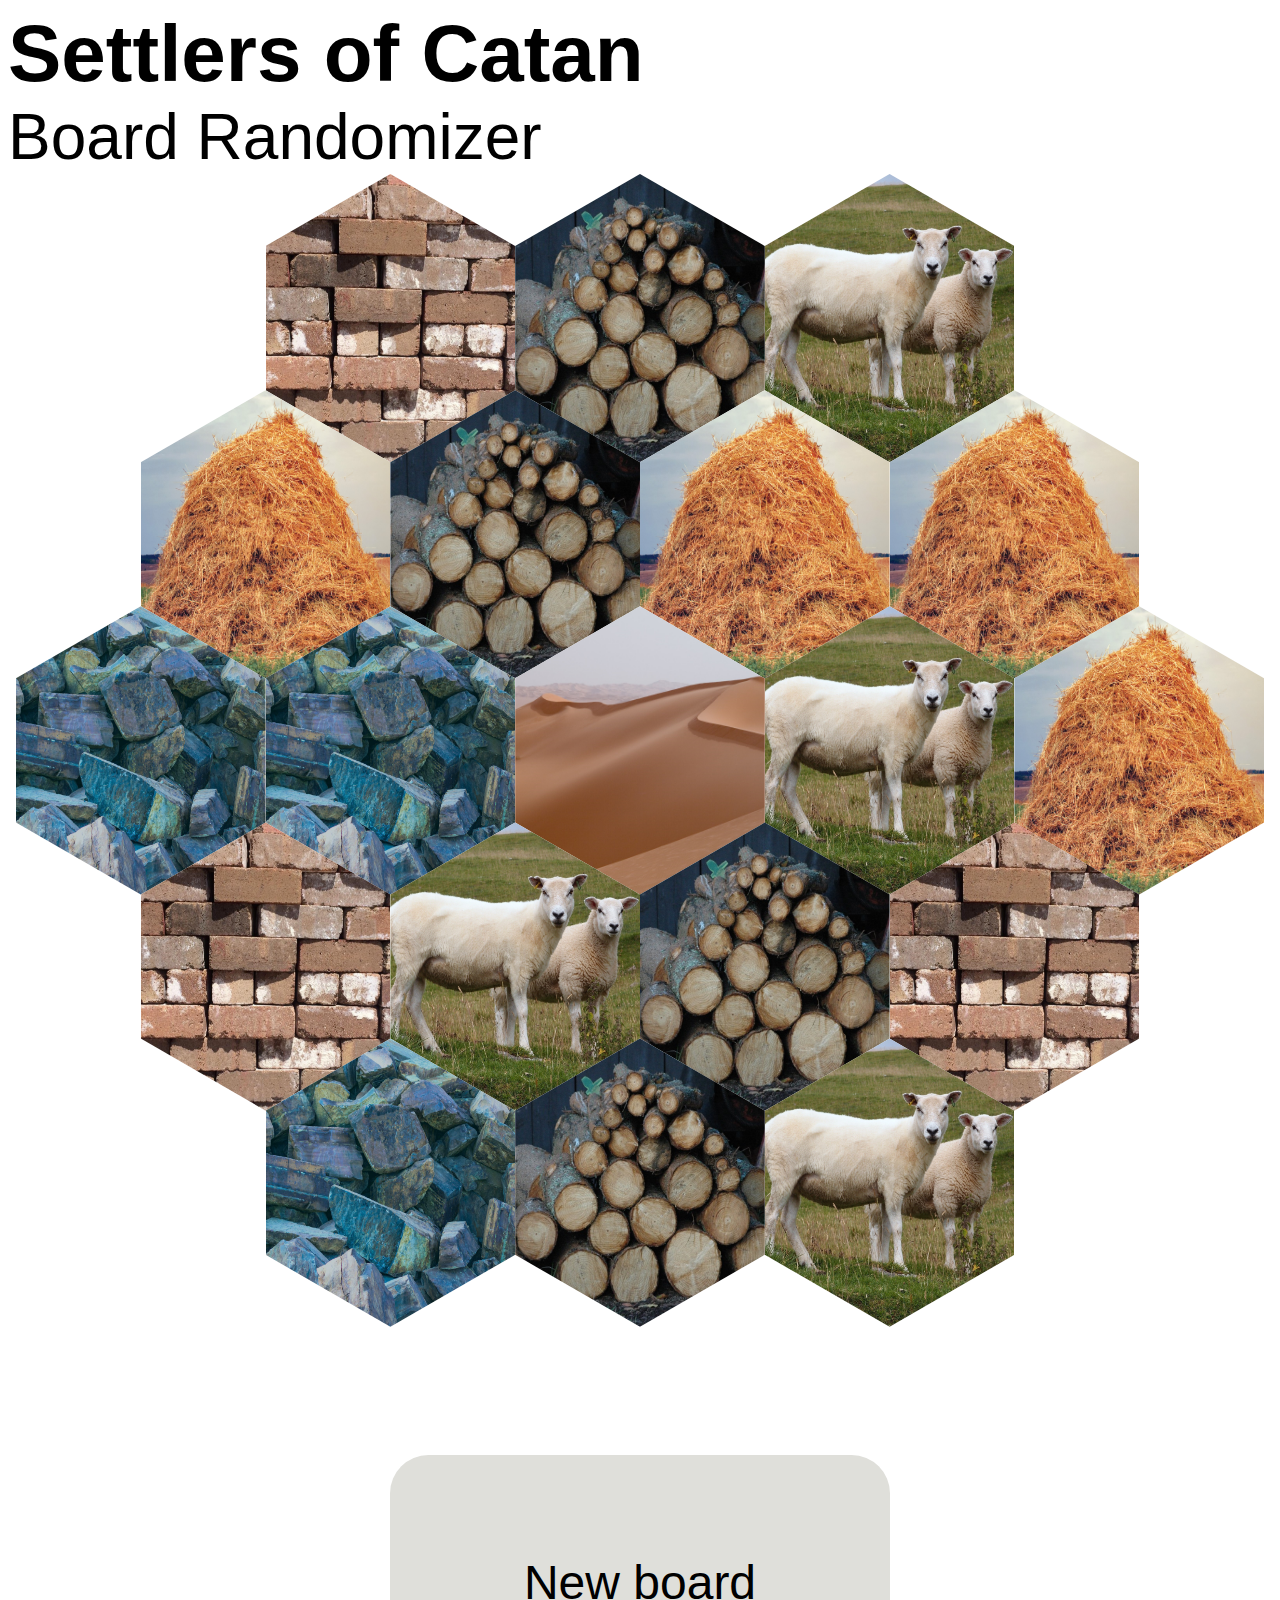
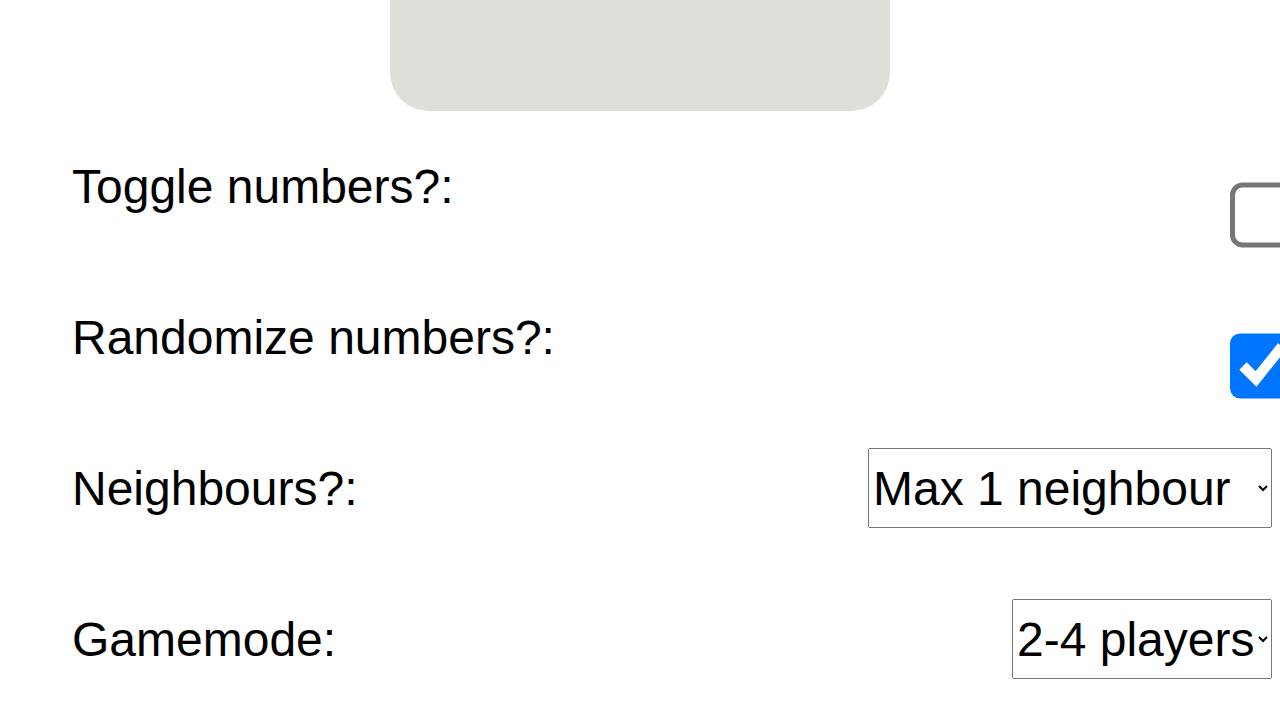
<file: index.html>
<html>
    <meta name="viewport" >
    <script src="script/moveImages.js"></script>
    <script src="script/board.js"></script>
    <script src="script/neighbour.js"></script>
    <link rel="stylesheet" href="css/areas.css">
    <body onload="createBoard()">
        <h1>Settlers of Catan</h1>
        <h2>Board Randomizer</h2>
    <div class="board" id="board" >
        <div id="water" class="water">
    </div>
    
</div>

<p>&nbsp; </p>
    
    <div class="controls">
        <button onclick="createBoard()">New board</button>
    </div>
    <div class="setting">
        <p>Toggle numbers?:</p><input onclick="addNumbers2()" id="add" type="checkbox" class="checkbox" id="randomize"/>
</div>
<div class="setting">
        <p>Randomize numbers?:</p><input onclick="clicked()" type="checkbox" checked="true" class="checkbox" id="randomize"/>
    </div>
    
   
        
    
    
    <div class="setting">
        <p>Neighbours?:</p>
        <select class="neighbours" id="neighbours">
            <option value="0">No neighbour</option>
            <option value="1" selected="selected" >Max 1 neighbour</option>
            <option value="2">Max 2 neighbours</option>
            <option value="3">Max 3 neighbours</option>
          </select>
    </div>
    <div class="setting">
        <p>Gamemode:</p>
        <select class="neighbours" id="mode" onchange="createBoard()">
            <option value="0" selected="selected" >2-4 players</option>
            <option value="1">5-6 players </option>
          </select>
    </div>
       

</body>
</meta>
</html>
</file>
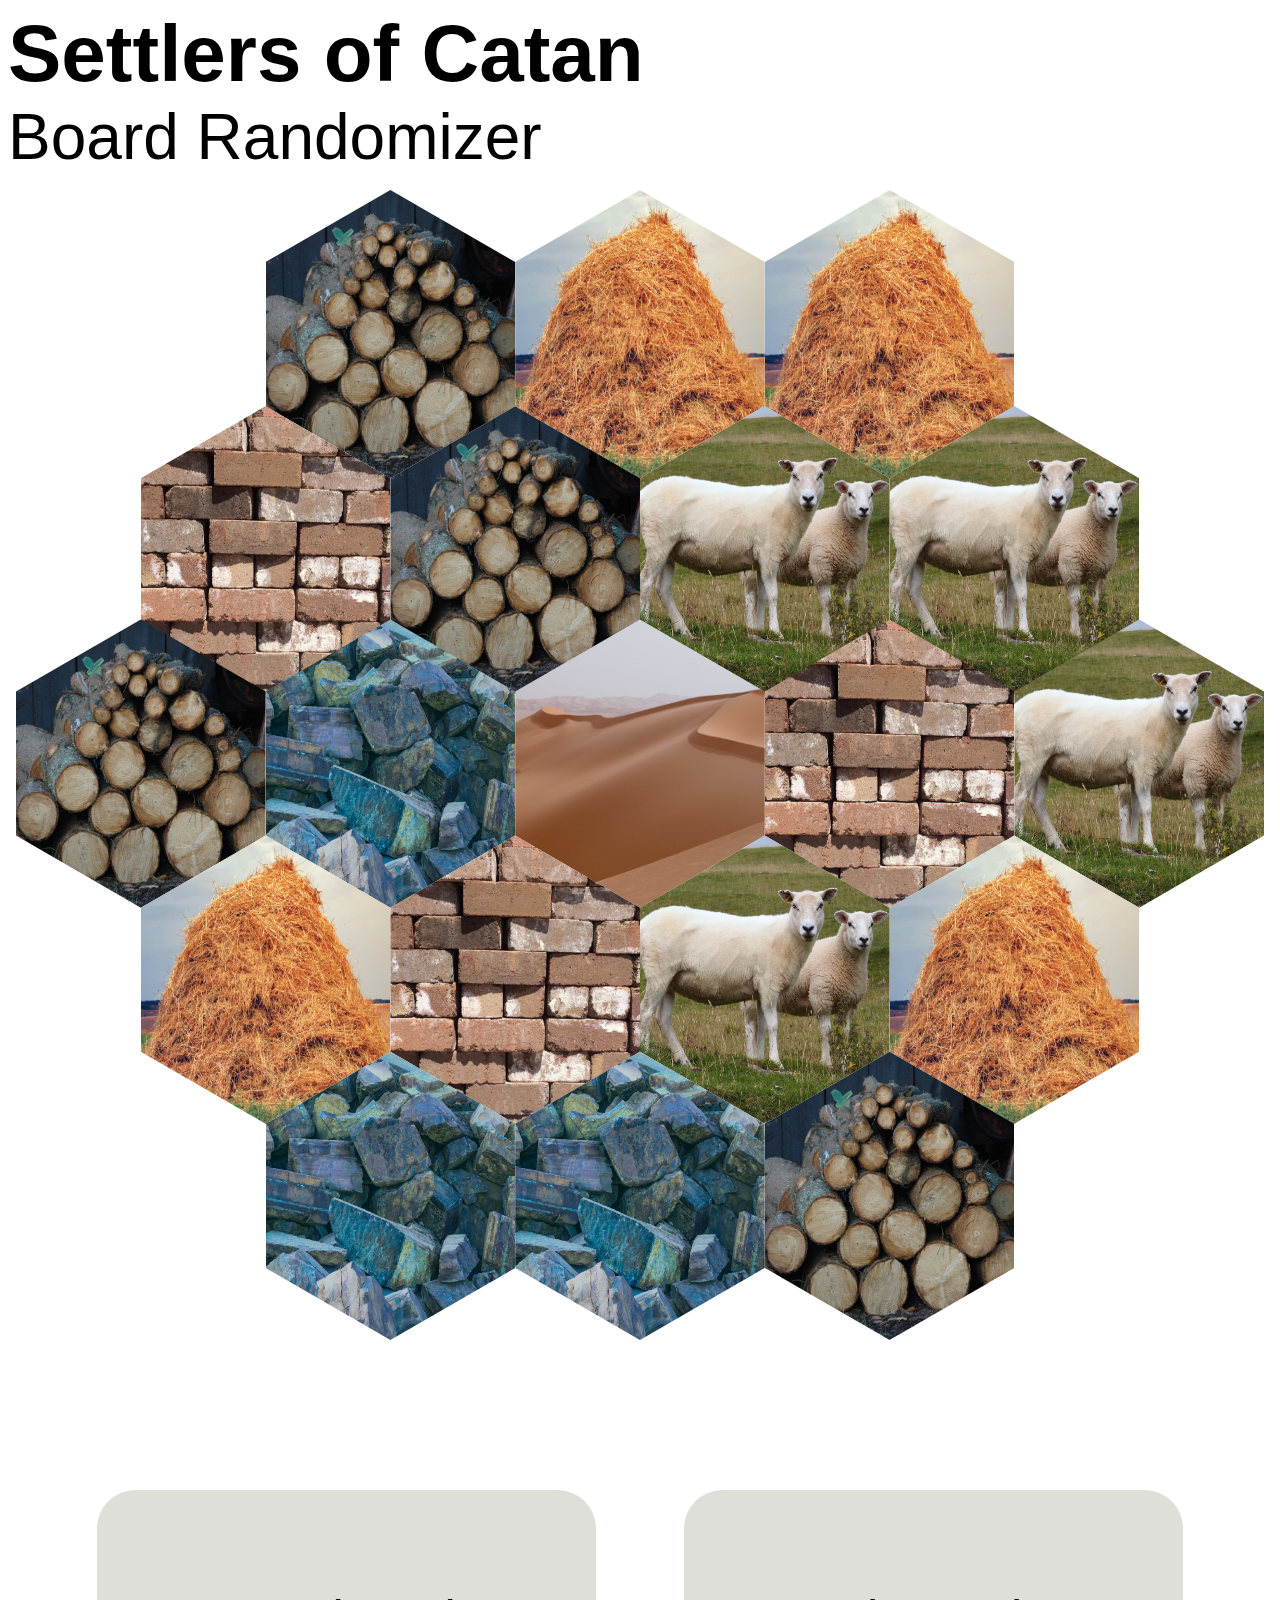
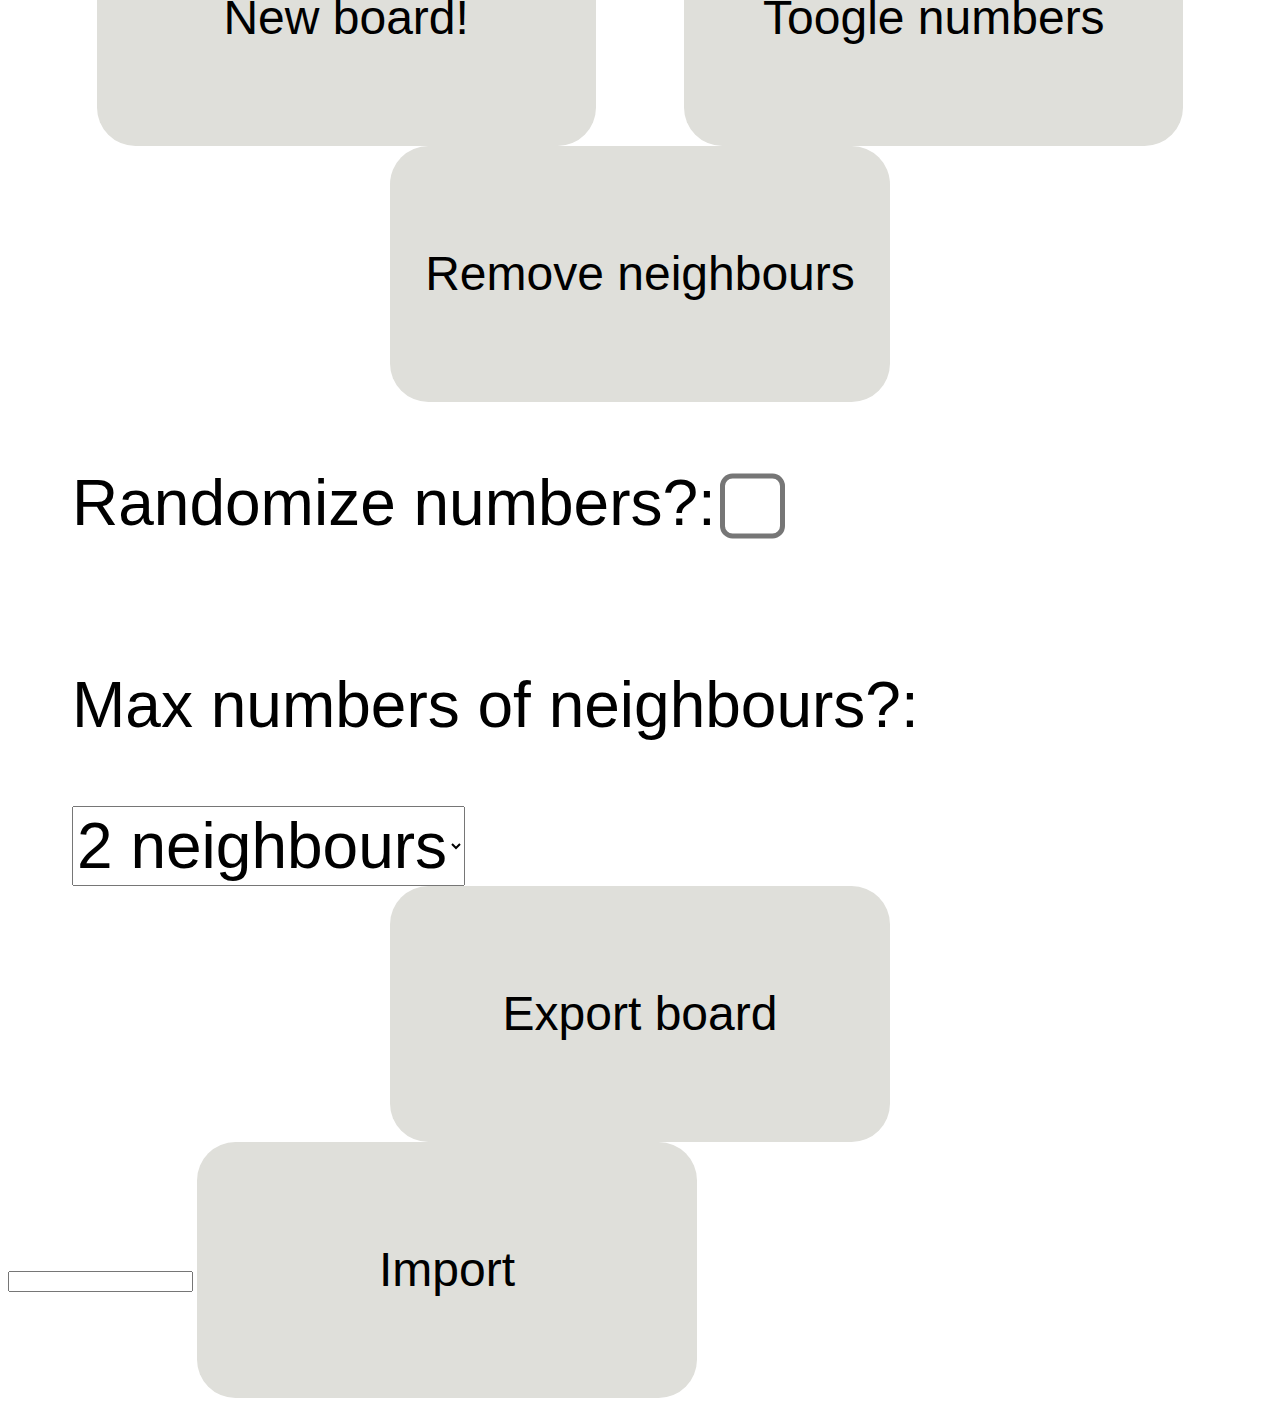
<file: dev.html>
<html>
    <script src="script/moveImages.js"></script>
    <link rel="stylesheet" href="css/board.css">
    <body onload="moveImage()">
        <h1>Settlers of Catan</h1>
        <h2>Board Randomizer</h2>
        
    <div class="board" id="board" >
        <div class="water">
        <img class="area" src="images/hay.png.jpg"/>
        <img class="area" src="images/hay.png.jpg"/>
        <img class="area" src="images/hay.png.jpg"/>
        <img class="area" src="images/hay.png.jpg"/>
        <img class="area" src="images/hay.png.jpg"/>
        <img class="area" src="images/hay.png.jpg"/>
        <img class="area" src="images/hay.png.jpg"/>
        <img class="area" src="images/hay.png.jpg"/>
        <img class="area" src="images/hay.png.jpg"/>
        <img class="area" src="images/hay.png.jpg"/>
        <img class="area" src="images/hay.png.jpg"/>
        <img class="area" src="images/hay.png.jpg"/>
        <img class="area" src="images/hay.png.jpg"/>
        <img class="area" src="images/hay.png.jpg"/>
        <img class="area" src="images/hay.png.jpg"/>
        <img class="area" src="images/hay.png.jpg"/>
        <img class="area" src="images/hay.png.jpg"/>
        <img class="area" src="images/hay.png.jpg"/>
        <img class="area" src="images/hay.png.jpg"/>
    </div>
</div>

<p>&nbsp; </p>
    
    <div class="controls">
        <button onclick="moveImage()">New board!</button>
        <button onclick="addNumbers()">Toogle numbers</button>
        <button onclick="RemoveNeighbor()">Remove neighbours</button>
    </div>
    <div class="setting">
        <p>Randomize numbers?:</p><input onclick="clicked()" type="checkbox" class="checkbox" id="randomize"/>
    </div>
    <div class="setting">
        <p>Max numbers of neighbours?:</p>
    </div>
    <div class="setting">
        <select class="neighbours" id="neighbours">
            <option value="1">1 neighbour</option>
            <option value="2" selected="selected">2 neighbours</option>
            <option value="3">3 neighbours</option>
          </select>
    </div>
    <div class="controls">
        <button onclick="exportBoard()">Export board</button>
        
    </div>
    <input type=text id ="save"/>
    <button onclick="importBoard()">Import</button>
</body>
</html>
</file>
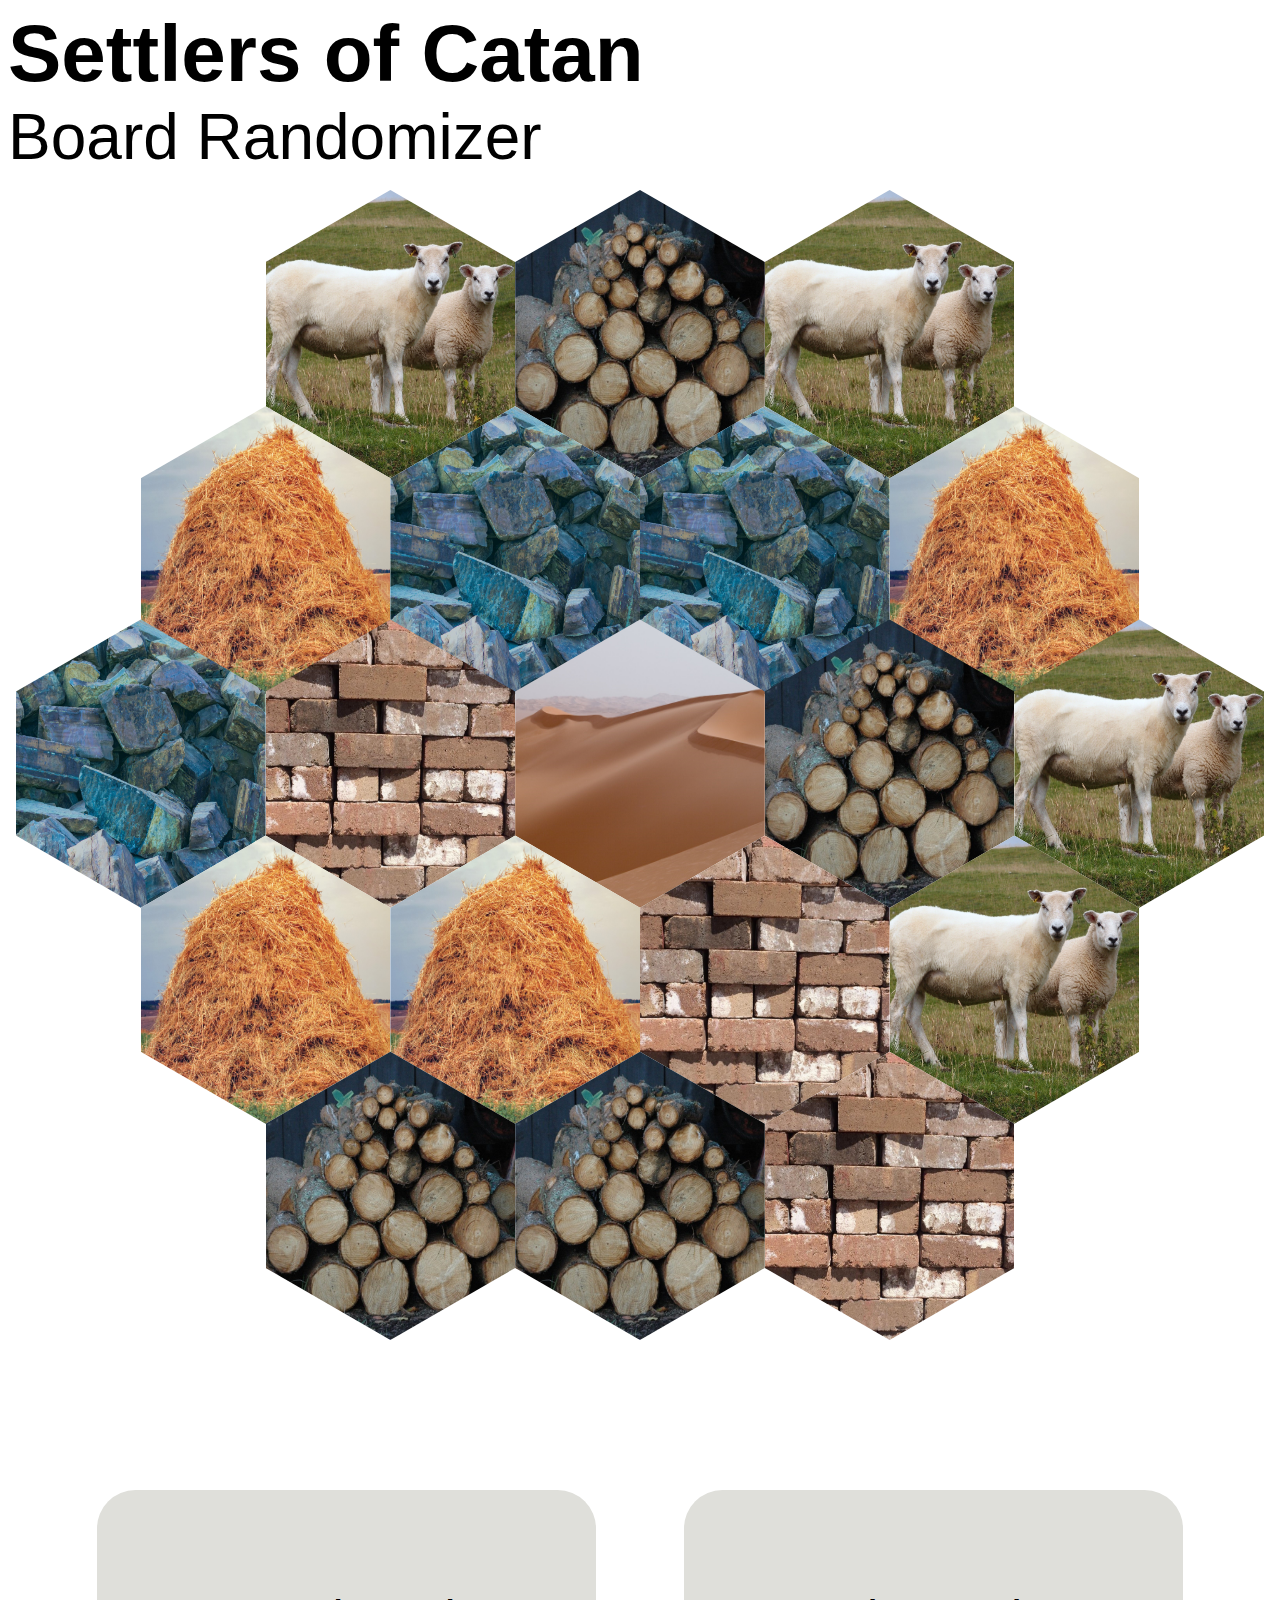
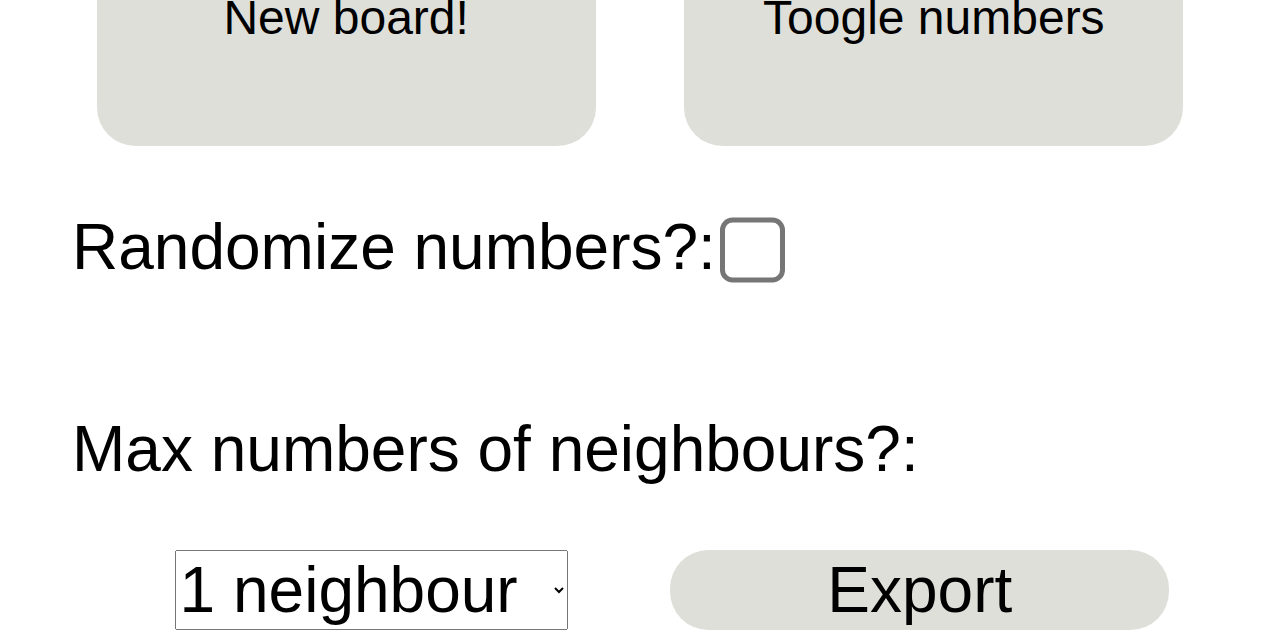
<file: settings.html>
<html>
    <script src="script/moveImages.js"></script>
    <link rel="stylesheet" href="css/board.css">
    <body onload="moveImage()">
        <h1>Settlers of Catan</h1>
        <h2>Board Randomizer</h2>
        
    <div class="board" id="board" >
        <div class="water">
        <img class="area" src="images/hay.png.jpg"/>
        <img class="area" src="images/hay.png.jpg"/>
        <img class="area" src="images/hay.png.jpg"/>
        <img class="area" src="images/hay.png.jpg"/>
        <img class="area" src="images/hay.png.jpg"/>
        <img class="area" src="images/hay.png.jpg"/>
        <img class="area" src="images/hay.png.jpg"/>
        <img class="area" src="images/hay.png.jpg"/>
        <img class="area" src="images/hay.png.jpg"/>
        <img class="area" src="images/hay.png.jpg"/>
        <img class="area" src="images/hay.png.jpg"/>
        <img class="area" src="images/hay.png.jpg"/>
        <img class="area" src="images/hay.png.jpg"/>
        <img class="area" src="images/hay.png.jpg"/>
        <img class="area" src="images/hay.png.jpg"/>
        <img class="area" src="images/hay.png.jpg"/>
        <img class="area" src="images/hay.png.jpg"/>
        <img class="area" src="images/hay.png.jpg"/>
        <img class="area" src="images/hay.png.jpg"/>
    </div>
</div>

<p>&nbsp; </p>
    
    <div class="controls">
        <button onclick="moveImage()">New board!</button>
        <button onclick="addNumbers()">Toogle numbers</button>
    </div>
    <div class="setting">
        <p>Randomize numbers?:</p><input onclick="clicked()" type="checkbox" class="checkbox" id="randomize"/>
    </div>
    <div class="setting">
        <p>Max numbers of neighbours?:</p>
    </div>
    <div class="controls">
    <div class="setting">
        <select class="neighbours" id="neighbours">
            <option value="0">0 neighbour</option>
            <option value="1" selected="selected" >1 neighbour</option>
            <option value="2">2 neighbours</option>
            <option value="3">3 neighbours</option>
          </select>
    </div>
    
        <button class="neighbours" onclick="exportBoard()">Export</button>
        
    </div>
</body>
</html>
</file>
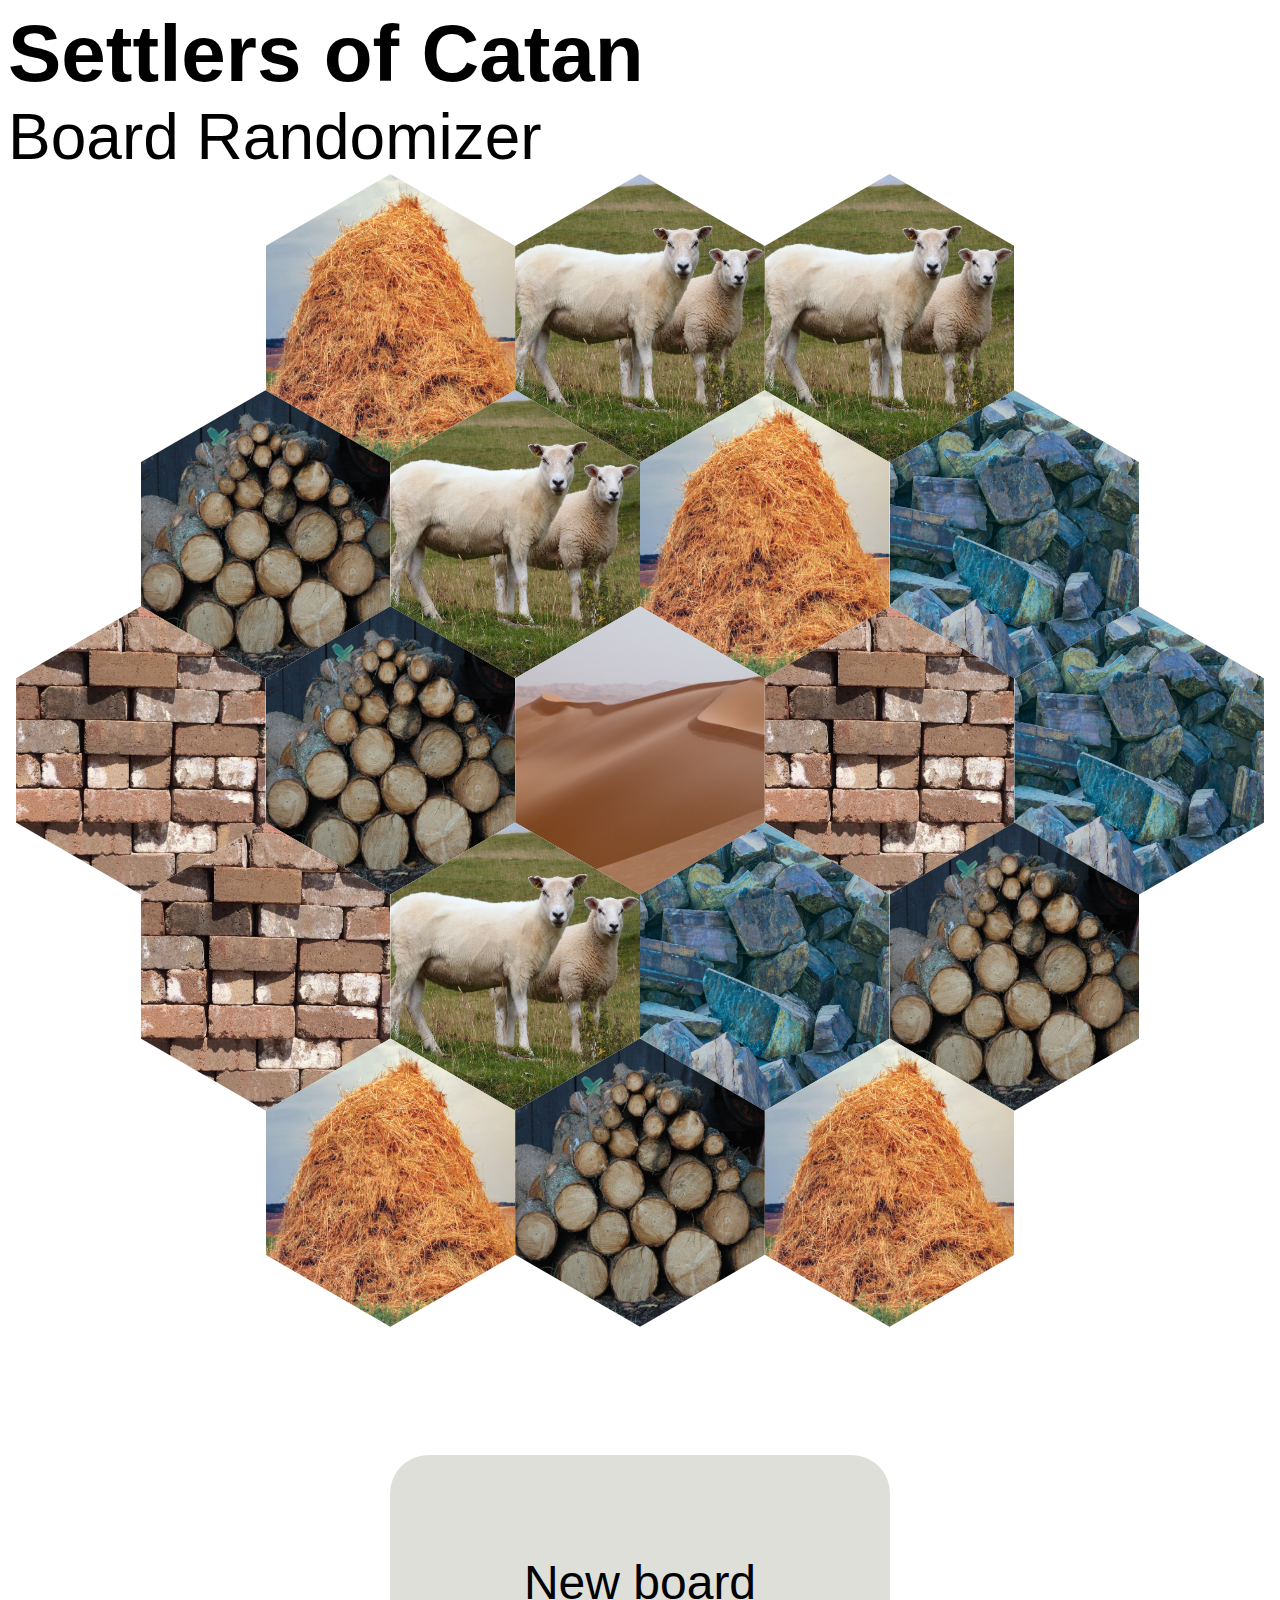
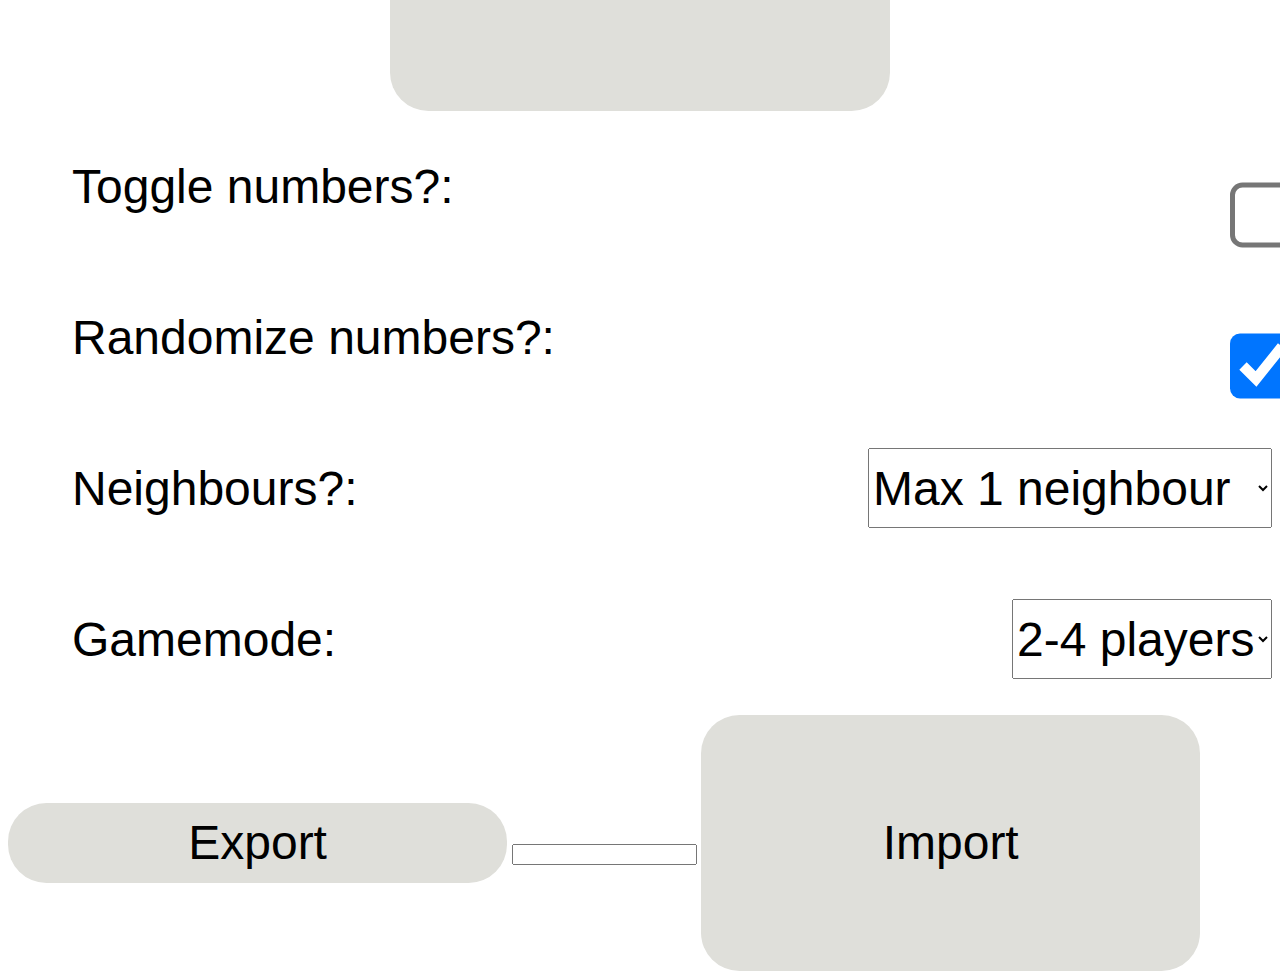
<file: test.html>
<html>
    <meta name="viewport" >
    <script src="script/moveImages.js"></script>
    <script src="script/board.js"></script>
    <script src="script/neighbour.js"></script>
    <link rel="stylesheet" href="css/areas.css">
    <body onload="createBoard()">
        <h1>Settlers of Catan</h1>
        <h2>Board Randomizer</h2>
    <div class="board" id="board" >
        <div id="water" class="water">
    </div>
    
</div>

<p>&nbsp; </p>
    
    <div class="controls">
        <button onclick="createBoard()">New board</button>
    </div>
    <div class="setting">
        <p>Toggle numbers?:</p><input onclick="addNumbers()" type="checkbox" class="checkbox" id="randomize"/>
</div>
<div class="setting">
        <p>Randomize numbers?:</p>
        <input onclick="clicked()" type="checkbox" checked="true" class="checkbox" id="randomize"/>
    </div>
    
   
        
    
    <div class="setting">
        <p>Neighbours?:</p>
        <select class="neighbours" id="neighbours">
            <option value="0">No neighbour</option>
            <option value="1" selected="selected" >Max 1 neighbour</option>
            <option value="2">Max 2 neighbours</option>
            <option value="3">Max 3 neighbours</option>
          </select>
    </div>
    <div class="setting">
        <p>Gamemode:</p>
        <select class="neighbours" id="mode" onchange="createBoard()">
            <option value="0" selected="selected" >2-4 players</option>
            <option value="1">5-6 players </option>
          </select>
    </div>
        <button class="neighbours" onclick="exportBoard()">Export</button>
        
  
    <input type=text id ="save"/>
    <button onclick="importBoard()">Import</button>
</body>
</meta>
</html>
</file>
<file: css/areas.css>
:root{
    --multiplier : 1.95;
    --width : calc(10vw * var(--multiplier));
    --height : calc(11.547vw * var(--multiplier));
    --left : 1.25vw;
    font-family: 'Segoe UI', Tahoma, Geneva, Verdana, sans-serif;
}
.area{
    z-index: 0;
    padding: 0px;
    margin: 0px;
    display: block;
    position: absolute;
    float: left;
    width: 19.5vw;
    height: var(--height);
    clip-path: polygon(0% 25%, 50% 0%, 100% 25%, 100% 75%, 50% 100%, 0% 75%);
  }
.number{
    z-index: 10;
    padding: 0px;
    margin: 0px;
    display: block;
    position: absolute;
    float: left;
    width: 10vw;
    height: 10vw;
    clip-path: circle(45.1% at 50% 50%);
  }
input[type=checkbox] 
{
    height: 1rem;
    margin-top: 6rem;
    margin-left: 30px;
    transform: scale(5);
}
button
{
    height: 20vw;
    width: 39vw;
    background-color: dfdfda;
    font-size: 3rem;
    border:0px;
    border-radius: 3vw;
      
}
p{
    font-size: 3rem;
}
h1{
    font-size: 5rem;
    margin: 0%;
}
h2{
    margin: 0%;
    font-size: 4rem;
    font-weight: normal;
}
.setting{
    margin-left:4rem;
    display:flex;
    flex-wrap: nowrap;  
    justify-content: space-between;
}
.controls{
    display:flex;
    flex-wrap: wrap;
    justify-content: space-evenly;
}
.neighbours{
    height: 5rem;
    font-size: 3rem;
    font-weight: 500;
    margin-top: auto;
    margin-bottom: auto;
}
option{
    font-size: 1rem;
}
.board{
    left: 0px;
    margin: 0%;
    padding: 0%;
    height: 0vw;
    float: left;
    width: 100%;
    clear: left;
    background-color: white;
}
.water{
    left: 0px;
    margin: 0%;
    padding: 0%;
    display: block;
    position: absolute;
    height: 0vw;
    float: left;
    width: 100%;
    clear: left;
    overflow-x: scroll;
    
}
</file>
<file: css/board.css>
:root{
    --multiplier : 1.95;
    --width : calc(10vw * var(--multiplier));
    --height : calc(11.547vw * var(--multiplier));
    --left : 1.25vw;
    font-family: 'Segoe UI', Tahoma, Geneva, Verdana, sans-serif;
}
.area{
    z-index: 0;
    padding: 0px;
    margin: 0px;
    display: block;
    position: absolute;
    float: left;
    width: var(--width);
    height: var(--height);
    clip-path: polygon(0% 25%, 50% 0%, 100% 25%, 100% 75%, 50% 100%, 0% 75%);
  }
.number{
    z-index: 10;
    padding: 0px;
    margin: 0px;
    display: block;
    position: absolute;
    float: left;
    width: 10vw;
    height: 10vw;
    clip-path: circle(45.1% at 50% 50%);
  }
input[type=checkbox] 
{
    height: 1rem;
    margin-top: 6rem;
    margin-left: 30px;
    transform: scale(5);
}
button
{
    height: 20vw;
    width: 39vw;
    background-color: dfdfda;
    font-size: 3rem;
    border:0px;
    border-radius: 3vw;
      
}
p{
    font-size: 4rem;
}
h1{
    font-size: 5rem;
    margin: 0%;
}
h2{
    margin: 0%;
    font-size: 4rem;
    font-weight: normal;
}
.setting{
    margin-left:4rem;
    display:flex;
    flex-wrap: nowrap;  
}
.controls{
    display:flex;
    flex-wrap: wrap;
    justify-content: space-evenly;
}
.neighbours{
    height: 5rem;
    font-size: 4rem;
    margin-top: auto;
    margin-bottom: auto;
}
option{
    font-size: 1rem;
}
.area:nth-child(1){
    left: calc(var(--width) + var(--left));
    top: var(--left);
}
.area:nth-child(2){
    left: calc(calc(var(--width) * 2) + var(--left));
    top: var(--left);
}
.area:nth-child(3){
    left: calc(calc(var(--width) * 3) + var(--left));
    top: var(--left);
}
.area:nth-child(4){
    left: calc(calc(var(--width) * 0.5) + var(--left));
    top: calc(calc(var(--height) * 0.75) + var(--left));
}
.area:nth-child(5){
    left: calc(calc(var(--width) * 1.5) + var(--left));
    top: calc(calc(var(--height) * 0.75) + var(--left));
}
.area:nth-child(6){
    left: calc(calc(var(--width) * 2.5) + var(--left));
    top: calc(calc(var(--height) * 0.75) + var(--left));
}
.area:nth-child(7){
    left: calc(calc(var(--width) * 3.5) + var(--left));
    top: calc(calc(var(--height) * 0.75) + var(--left));
}
.area:nth-child(8){
    left: calc(calc(var(--width) * 0) + var(--left));
    top: calc(calc(var(--height) * 1.49) + var(--left));
}
.area:nth-child(9){
    left: calc(calc(var(--width) * 1) + var(--left));
    top: calc(calc(var(--height) * 1.49) + var(--left));
}
.area:nth-child(10){
    left: calc(calc(var(--width) * 2) + var(--left));
    top: calc(calc(var(--height) * 1.49) + var(--left));
}
.area:nth-child(11){
    left: calc(calc(var(--width) * 3) + var(--left));
    top: calc(calc(var(--height) * 1.49) + var(--left));
}
.area:nth-child(12){
    left: calc(calc(var(--width) * 4) + var(--left));
    top: calc(calc(var(--height) * 1.49) + var(--left));
}
.area:nth-child(13){
    left: calc(calc(var(--width) * 0.5) + var(--left));
    top: calc(calc(var(--height) * 2.24) + var(--left));
}
.area:nth-child(14){
    left: calc(calc(var(--width) * 1.5) + var(--left));
    top: calc(calc(var(--height) * 2.24) + var(--left));
}
.area:nth-child(15){
    left: calc(calc(var(--width) * 2.5) + var(--left));
    top: calc(calc(var(--height) * 2.24) + var(--left));
}
.area:nth-child(16){
    left: calc(calc(var(--width) * 3.5) + var(--left));
    top: calc(calc(var(--height) * 2.24) + var(--left));
}
.area:nth-child(17){
    left: calc(calc(var(--width) * 1) + var(--left));
    top: calc(calc(var(--height) * 2.99) + var(--left));
}
.area:nth-child(18){
    left: calc(calc(var(--width) * 2) + var(--left));
    top: calc(calc(var(--height) * 2.99) + var(--left));
}
.area:nth-child(19){
    left: calc(calc(var(--width) * 3) + var(--left));
    top: calc(calc(var(--height) * 2.99) + var(--left));
}
.board{
    overflow: hidden;
    left: 0px;
    margin: 0%;
    padding: 0%;
    height: 92vw;
    float: left;
    width: 100%;
    clear: left;
    background-color: white;
}
.water{
    overflow: hidden;
    left: 0px;
    margin: 0%;
    padding: 0%;
    display: block;
    position: absolute;
    height: 92vw;
    float: left;
    width: 100%;
    clear: left;
}
</file>
